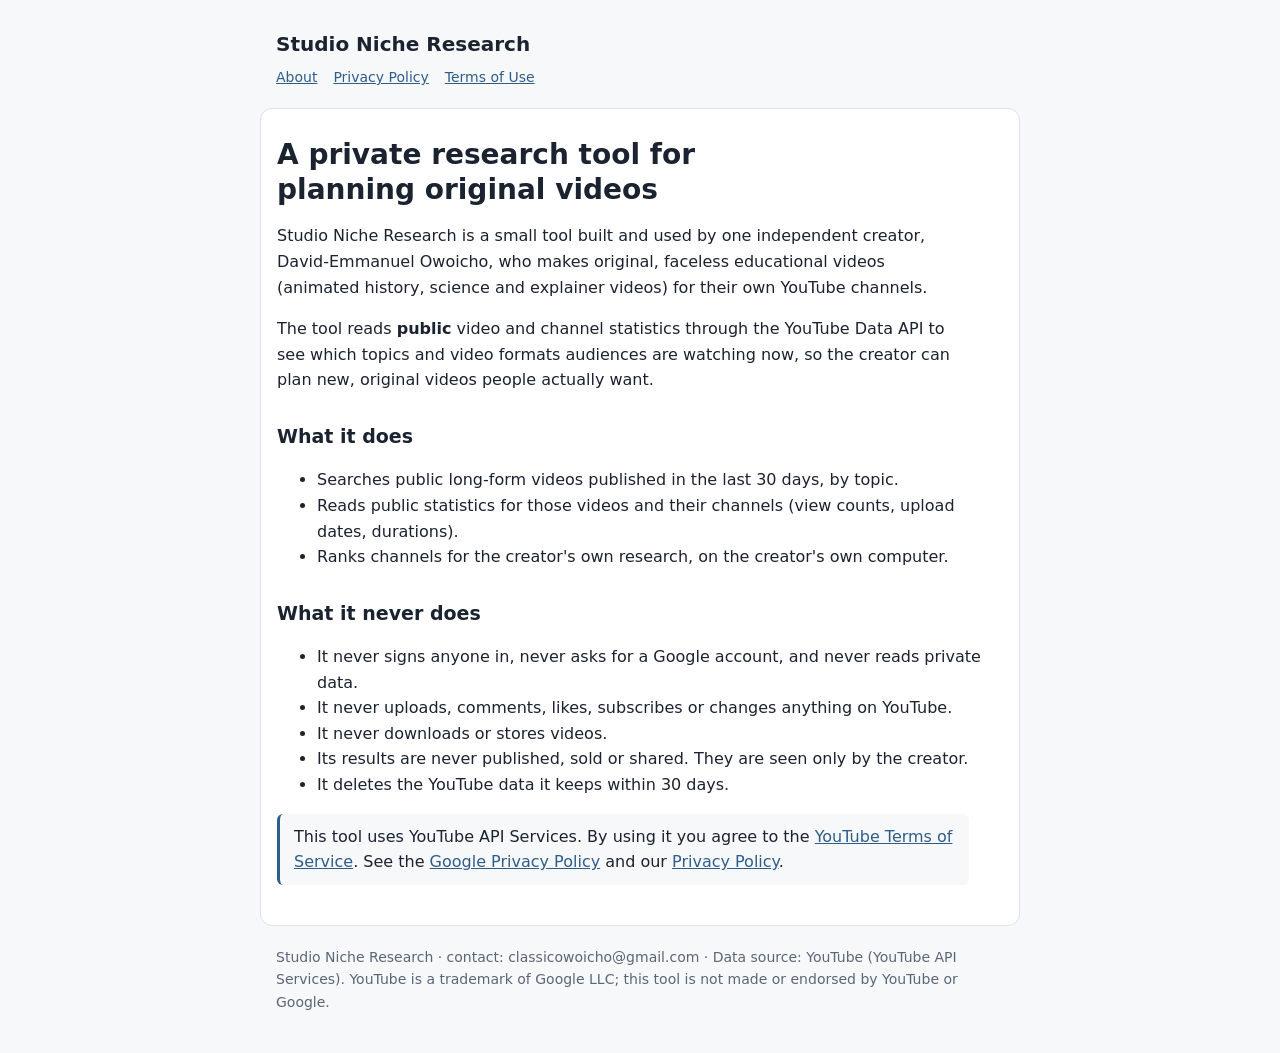
<file: index.html>
<!doctype html>
<html lang="en"><head><meta charset="utf-8"><meta name="viewport" content="width=device-width, initial-scale=1">
<title>Studio Niche Research</title>
<meta name="description" content="A private research tool that reads public YouTube statistics to plan original educational videos.">
<link rel="stylesheet" href="style.css"></head>
<body>
<header><a class="brand" href="index.html">Studio Niche Research</a>
<nav><a href="index.html">About</a><a href="privacy.html">Privacy Policy</a><a href="terms.html">Terms of Use</a></nav></header>
<main>
<h1>A private research tool for planning original videos</h1>
<p>Studio Niche Research is a small tool built and used by one independent creator, David-Emmanuel Owoicho, who makes original,
faceless educational videos (animated history, science and explainer videos) for their own YouTube channels.</p>
<p>The tool reads <b>public</b> video and channel statistics through the YouTube Data API to see which topics and video
formats audiences are watching now, so the creator can plan new, original videos people actually want.</p>

<h2>What it does</h2>
<ul>
<li>Searches public long-form videos published in the last 30 days, by topic.</li>
<li>Reads public statistics for those videos and their channels (view counts, upload dates, durations).</li>
<li>Ranks channels for the creator's own research, on the creator's own computer.</li>
</ul>

<h2>What it never does</h2>
<ul>
<li>It never signs anyone in, never asks for a Google account, and never reads private data.</li>
<li>It never uploads, comments, likes, subscribes or changes anything on YouTube.</li>
<li>It never downloads or stores videos.</li>
<li>Its results are never published, sold or shared. They are seen only by the creator.</li>
<li>It deletes the YouTube data it keeps within 30 days.</li>
</ul>

<p class="box">This tool uses YouTube API Services. By using it you agree to the
<a href="https://www.youtube.com/t/terms">YouTube Terms of Service</a>. See the <a href="https://policies.google.com/privacy">Google Privacy Policy</a>
and our <a href="privacy.html">Privacy Policy</a>.</p>
</main>
<footer>Studio Niche Research · contact: classicowoicho@gmail.com · Data source: YouTube (YouTube API Services).
YouTube is a trademark of Google LLC; this tool is not made or endorsed by YouTube or Google.</footer>
</body></html>
</file>
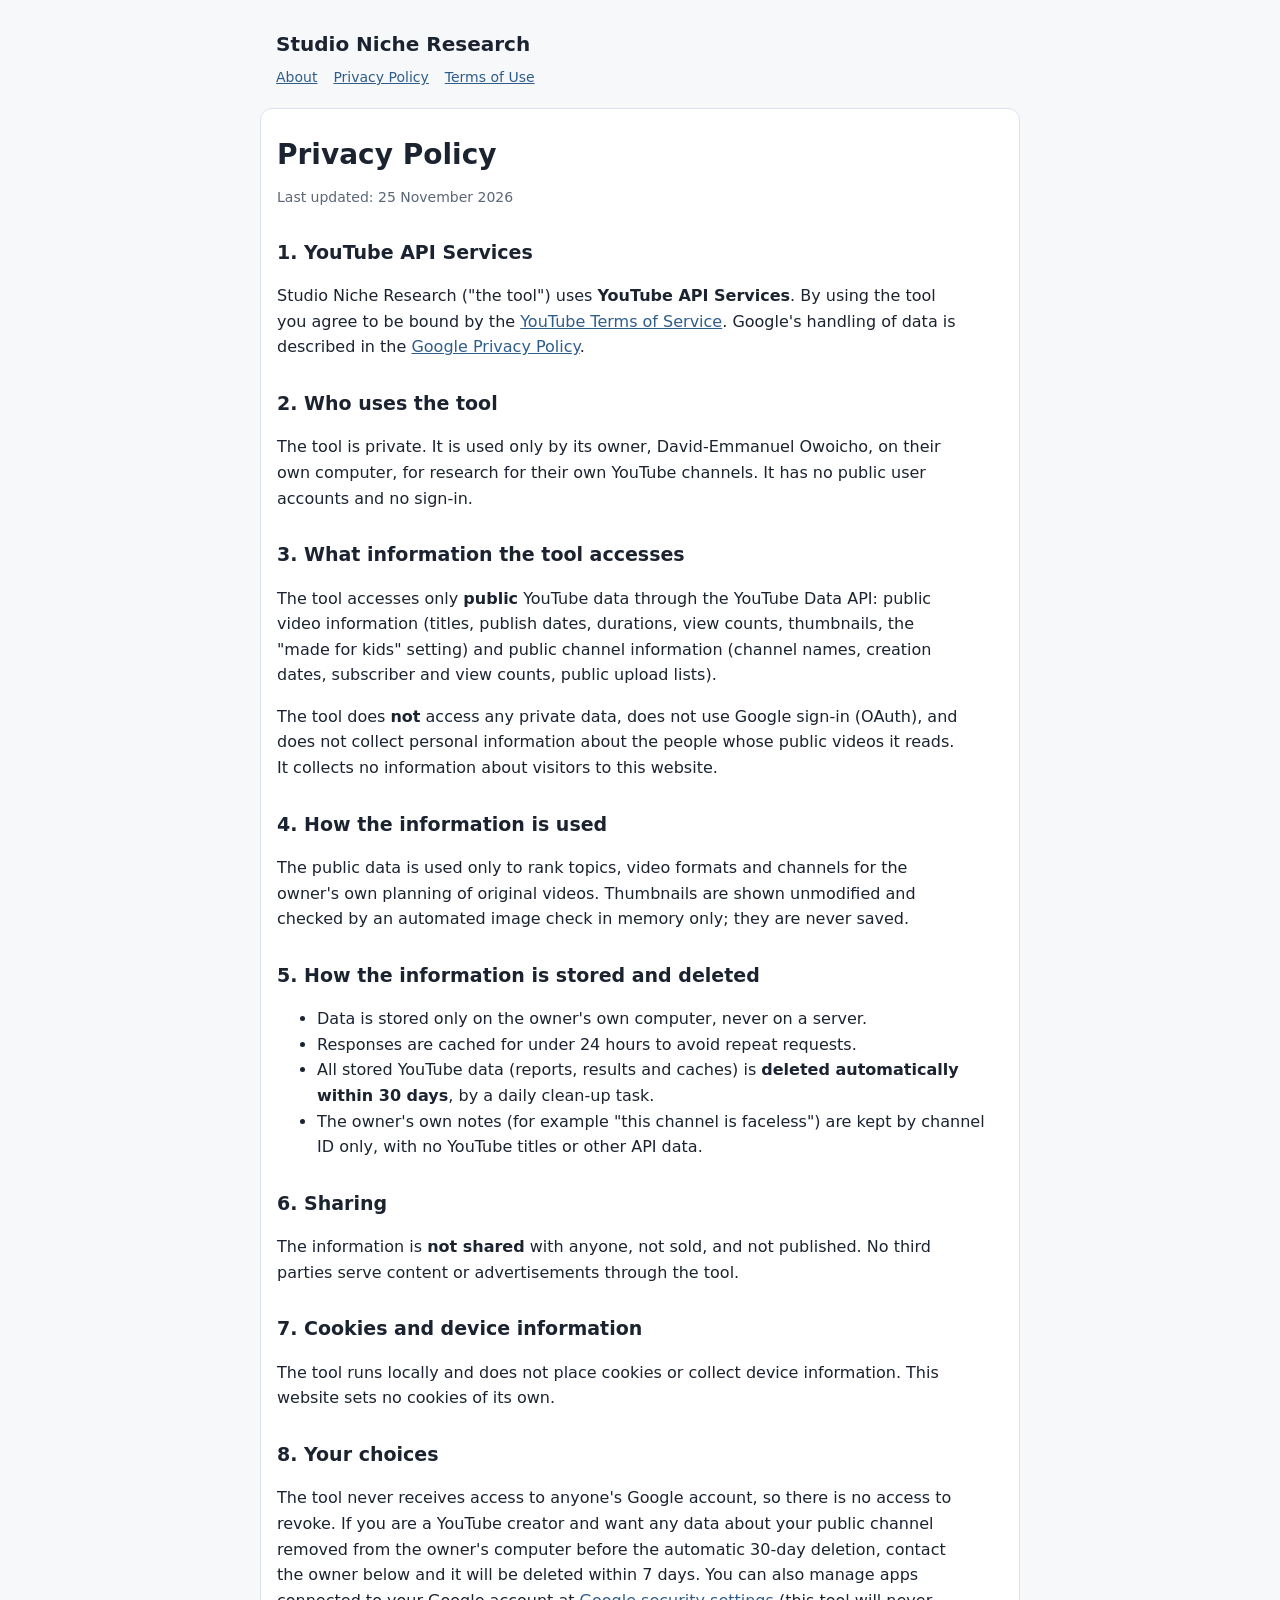
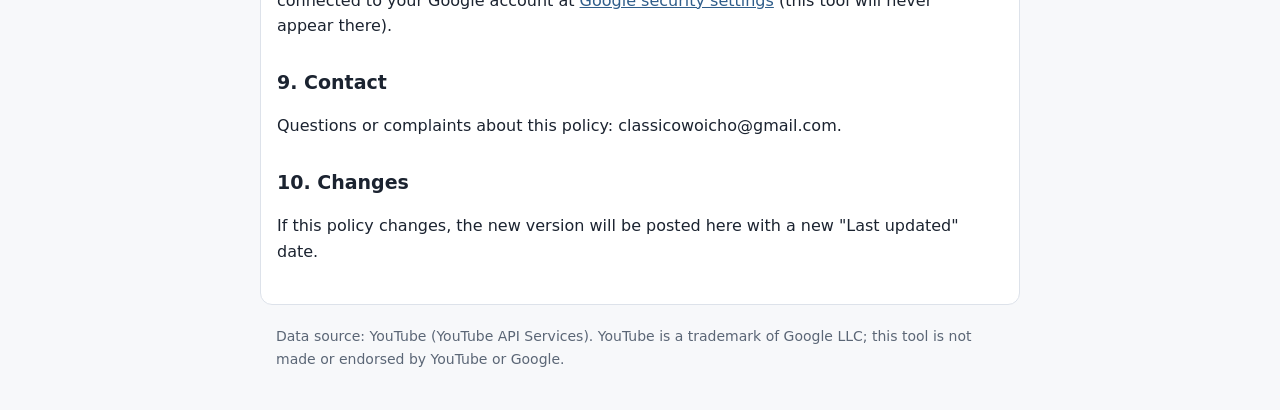
<file: privacy.html>
<!doctype html>
<html lang="en"><head><meta charset="utf-8"><meta name="viewport" content="width=device-width, initial-scale=1">
<title>Privacy Policy — Studio Niche Research</title>
<link rel="stylesheet" href="style.css"></head>
<body>
<header><a class="brand" href="index.html">Studio Niche Research</a>
<nav><a href="index.html">About</a><a href="privacy.html">Privacy Policy</a><a href="terms.html">Terms of Use</a></nav></header>
<main>
<h1>Privacy Policy</h1>
<p class="muted">Last updated: 25 November 2026</p>

<h2>1. YouTube API Services</h2>
<p>Studio Niche Research ("the tool") uses <b>YouTube API Services</b>. By using the tool you agree to be bound by the
<a href="https://www.youtube.com/t/terms">YouTube Terms of Service</a>. Google's handling of data is described in the
<a href="http://www.google.com/policies/privacy">Google Privacy Policy</a>.</p>

<h2>2. Who uses the tool</h2>
<p>The tool is private. It is used only by its owner, David-Emmanuel Owoicho, on their own computer, for research for their own
YouTube channels. It has no public user accounts and no sign-in.</p>

<h2>3. What information the tool accesses</h2>
<p>The tool accesses only <b>public</b> YouTube data through the YouTube Data API: public video information (titles,
publish dates, durations, view counts, thumbnails, the "made for kids" setting) and public channel information
(channel names, creation dates, subscriber and view counts, public upload lists).</p>
<p>The tool does <b>not</b> access any private data, does not use Google sign-in (OAuth), and does not collect personal
information about the people whose public videos it reads. It collects no information about visitors to this website.</p>

<h2>4. How the information is used</h2>
<p>The public data is used only to rank topics, video formats and channels for the owner's own planning of original
videos. Thumbnails are shown unmodified and checked by an automated image check in memory only; they are never saved.</p>

<h2>5. How the information is stored and deleted</h2>
<ul>
<li>Data is stored only on the owner's own computer, never on a server.</li>
<li>Responses are cached for under 24 hours to avoid repeat requests.</li>
<li>All stored YouTube data (reports, results and caches) is <b>deleted automatically within 30 days</b>, by a daily clean-up task.</li>
<li>The owner's own notes (for example "this channel is faceless") are kept by channel ID only, with no YouTube titles or other API data.</li>
</ul>

<h2>6. Sharing</h2>
<p>The information is <b>not shared</b> with anyone, not sold, and not published. No third parties serve content or
advertisements through the tool.</p>

<h2>7. Cookies and device information</h2>
<p>The tool runs locally and does not place cookies or collect device information. This website sets no cookies of its own.</p>

<h2>8. Your choices</h2>
<p>The tool never receives access to anyone's Google account, so there is no access to revoke. If you are a YouTube creator
and want any data about your public channel removed from the owner's computer before the automatic 30-day deletion,
contact the owner below and it will be deleted within 7 days. You can also manage apps connected to your Google account at
<a href="https://security.google.com/settings/security/permissions">Google security settings</a> (this tool will never appear there).</p>

<h2>9. Contact</h2>
<p>Questions or complaints about this policy: classicowoicho@gmail.com.</p>

<h2>10. Changes</h2>
<p>If this policy changes, the new version will be posted here with a new "Last updated" date.</p>
</main>
<footer>Data source: YouTube (YouTube API Services). YouTube is a trademark of Google LLC; this tool is not made or endorsed by YouTube or Google.</footer>
</body></html>
</file>
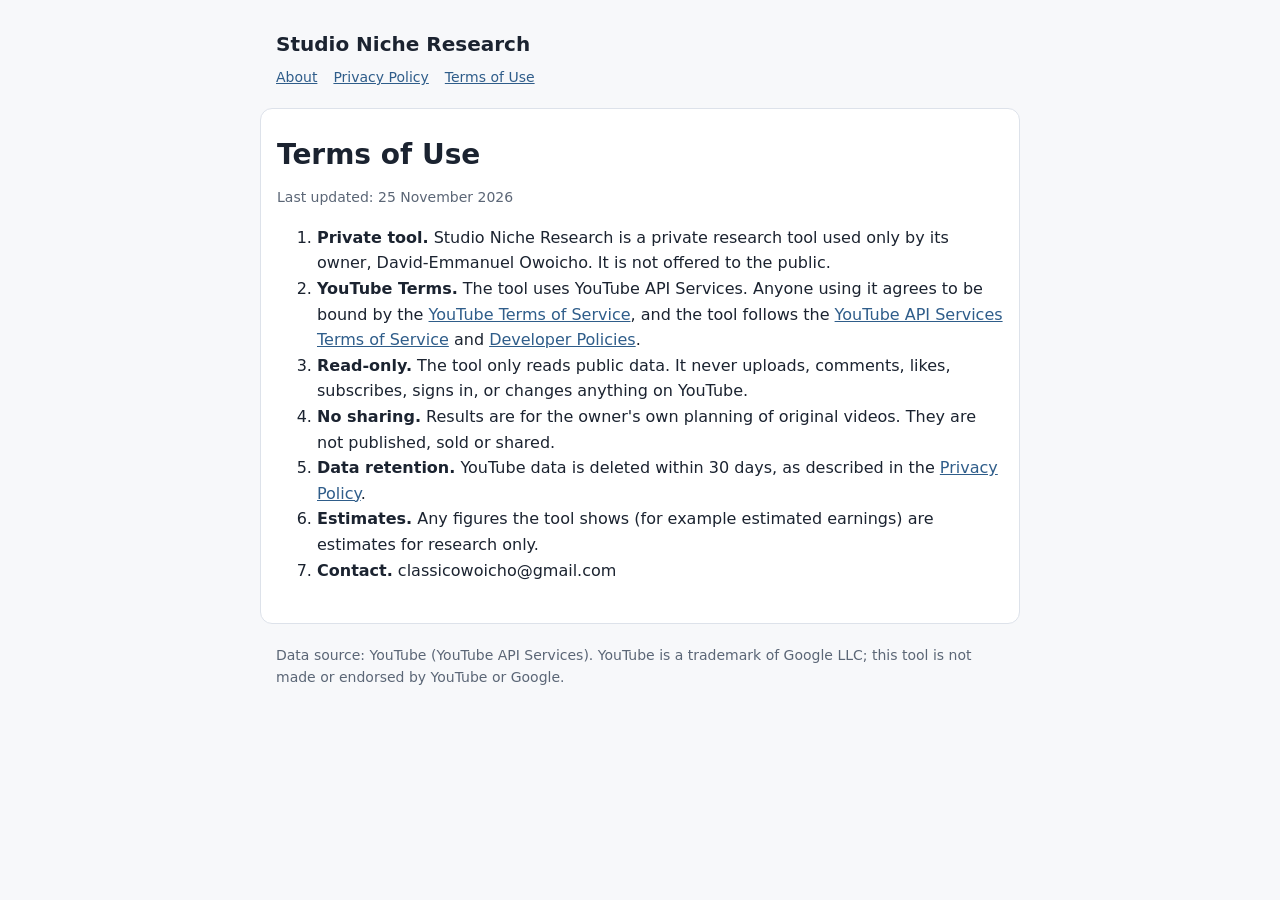
<file: terms.html>
<!doctype html>
<html lang="en"><head><meta charset="utf-8"><meta name="viewport" content="width=device-width, initial-scale=1">
<title>Terms of Use — Studio Niche Research</title>
<link rel="stylesheet" href="style.css"></head>
<body>
<header><a class="brand" href="index.html">Studio Niche Research</a>
<nav><a href="index.html">About</a><a href="privacy.html">Privacy Policy</a><a href="terms.html">Terms of Use</a></nav></header>
<main>
<h1>Terms of Use</h1>
<p class="muted">Last updated: 25 November 2026</p>
<ol>
<li><b>Private tool.</b> Studio Niche Research is a private research tool used only by its owner, David-Emmanuel Owoicho. It is not offered to the public.</li>
<li><b>YouTube Terms.</b> The tool uses YouTube API Services. Anyone using it agrees to be bound by the
<a href="https://www.youtube.com/t/terms">YouTube Terms of Service</a>, and the tool follows the
<a href="https://developers.google.com/youtube/terms/api-services-terms-of-service">YouTube API Services Terms of Service</a>
and <a href="https://developers.google.com/youtube/terms/developer-policies">Developer Policies</a>.</li>
<li><b>Read-only.</b> The tool only reads public data. It never uploads, comments, likes, subscribes, signs in, or changes anything on YouTube.</li>
<li><b>No sharing.</b> Results are for the owner's own planning of original videos. They are not published, sold or shared.</li>
<li><b>Data retention.</b> YouTube data is deleted within 30 days, as described in the <a href="privacy.html">Privacy Policy</a>.</li>
<li><b>Estimates.</b> Any figures the tool shows (for example estimated earnings) are estimates for research only.</li>
<li><b>Contact.</b> classicowoicho@gmail.com</li>
</ol>
</main>
<footer>Data source: YouTube (YouTube API Services). YouTube is a trademark of Google LLC; this tool is not made or endorsed by YouTube or Google.</footer>
</body></html>
</file>
<file: style.css>
:root { --bg: #f7f8fa; --panel: #ffffff; --ink: #1b2330; --muted: #5b6676; --line: #dde2ea; --accent: #2f5d8a;
  --font: "Segoe UI", system-ui, -apple-system, Arial, sans-serif; }
@media (prefers-color-scheme: dark) { :root { --bg: #12161c; --panel: #1a2029; --ink: #e5e9ef; --muted: #9aa6b5; --line: #2c3541; --accent: #7fb0e0; color-scheme: dark; } }
* { box-sizing: border-box; }
body { margin: 0; background: var(--bg); color: var(--ink); font: 16px/1.6 var(--font); }
header, main, footer { max-width: 760px; margin: 0 auto; padding-left: max(16px, env(safe-area-inset-left)); padding-right: max(16px, env(safe-area-inset-right)); }
header { padding-block: 28px 8px; }
header a.brand { font-weight: 700; font-size: 20px; color: var(--ink); text-decoration: none; }
nav { display: flex; gap: 16px; flex-wrap: wrap; margin-top: 6px; font-size: 14px; }
nav a, main a, footer a { color: var(--accent); }
main { background: var(--panel); border: 1px solid var(--line); border-radius: 12px; padding-block: 8px 24px; margin-top: 12px; }
h1 { font-size: 28px; line-height: 1.25; margin: 20px 0 8px; text-wrap: balance; }
h2 { font-size: 19px; margin: 28px 0 6px; }
p, li { max-width: 68ch; }
.muted { color: var(--muted); font-size: 14px; }
.box { border-left: 3px solid var(--accent); background: var(--bg); padding: 10px 14px; border-radius: 6px; }
footer { padding-block: 20px 40px; font-size: 14px; color: var(--muted); }
</file>
